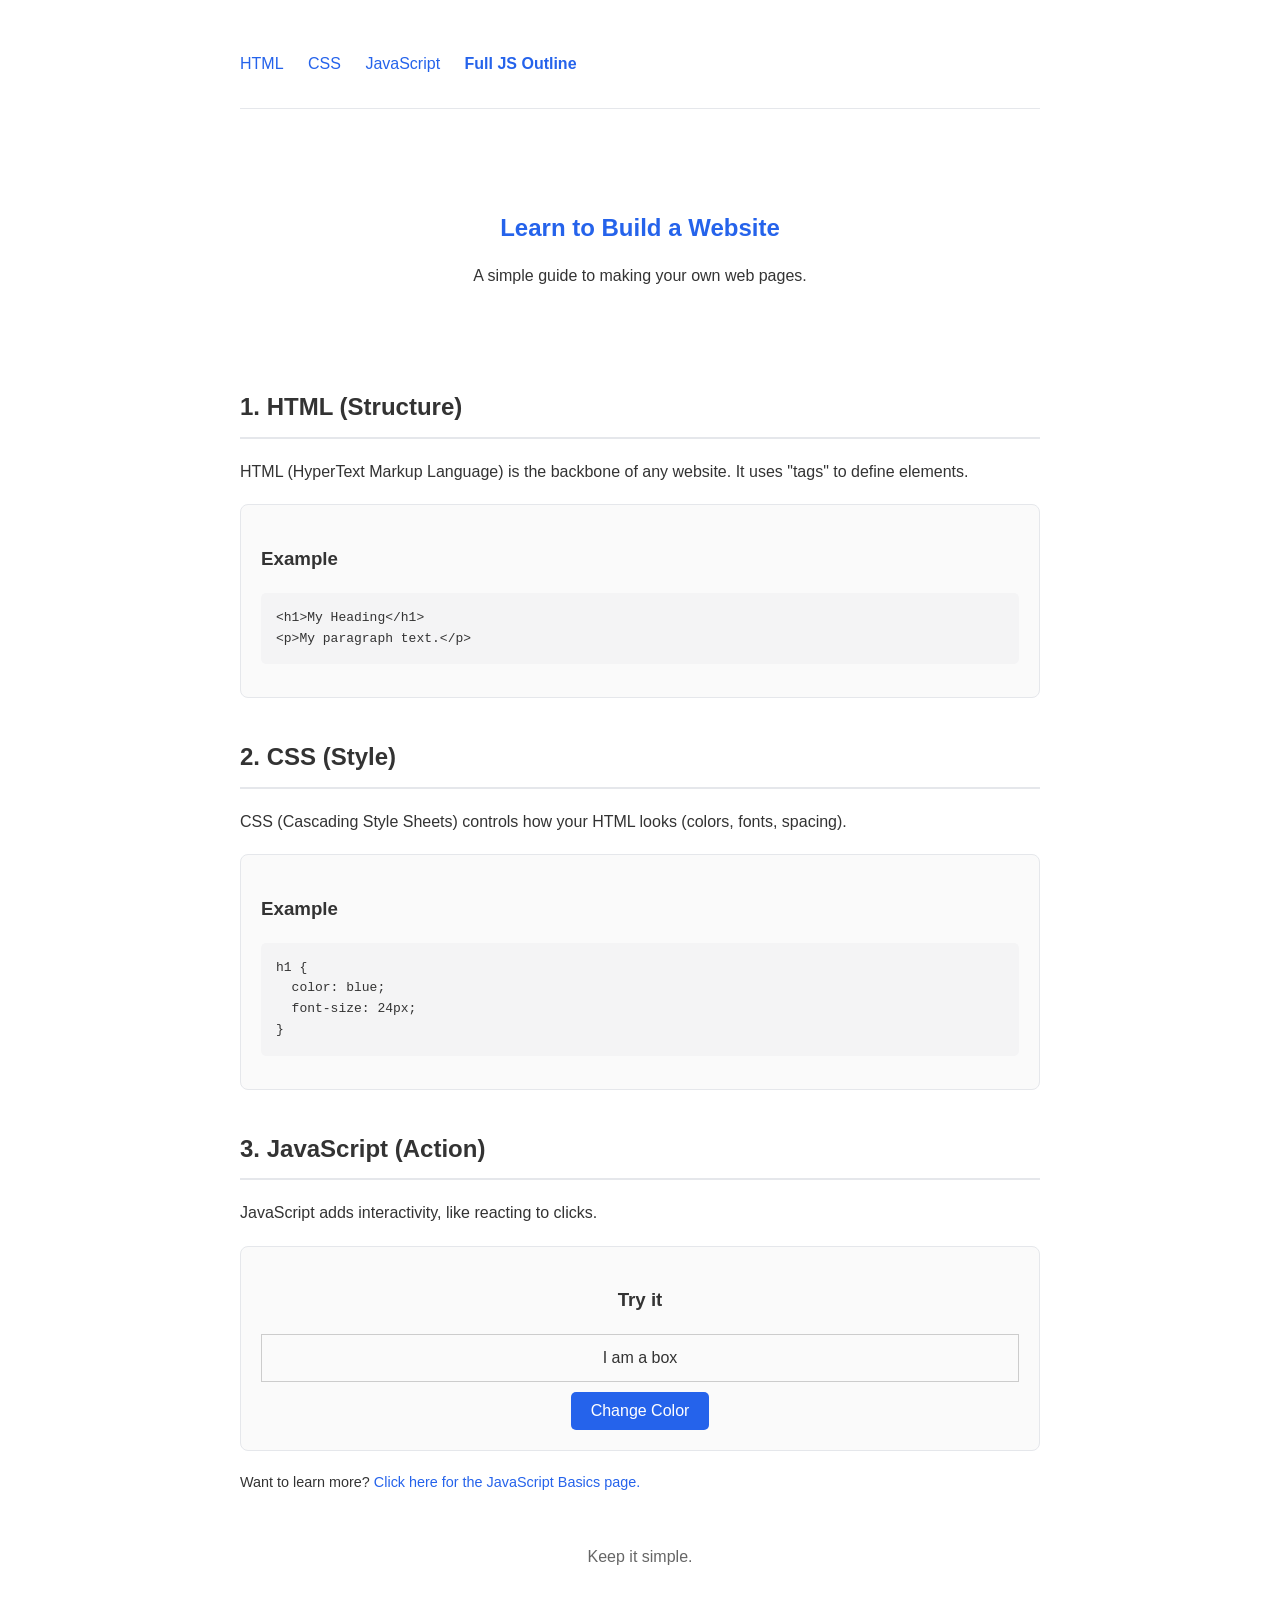
<file: index.html>
<!DOCTYPE html>
<html lang="en">

<head>
    <meta charset="UTF-8">
    <meta name="viewport" content="width=device-width, initial-scale=1.0">
    <title>Web Dev 101</title>
    <link rel="stylesheet" href="styles.css">
</head>

<body>

    <div class="container">
        <nav>
            <ul class="nav-links">
                <li><a href="#html">HTML</a></li>
                <li><a href="#css">CSS</a></li>
                <li><a href="#js">JavaScript</a></li>
                <li><a href="javascript-tutorial.html" style="font-weight: bold; color: #2563eb;">Full JS Outline</a>
                </li>
            </ul>
        </nav>

        <section class="hero">
            <h1>Learn to Build a Website</h1>
            <p>A simple guide to making your own web pages.</p>
        </section>

        <section id="html">
            <h2>1. HTML (Structure)</h2>
            <p>HTML (HyperText Markup Language) is the backbone of any website. It uses "tags" to define elements.</p>

            <div class="card">
                <h3>Example</h3>
                <pre><code>&lt;h1&gt;My Heading&lt;/h1&gt;
&lt;p&gt;My paragraph text.&lt;/p&gt;</code></pre>
            </div>
        </section>

        <section id="css">
            <h2>2. CSS (Style)</h2>
            <p>CSS (Cascading Style Sheets) controls how your HTML looks (colors, fonts, spacing).</p>

            <div class="card">
                <h3>Example</h3>
                <pre><code>h1 {
  color: blue;
  font-size: 24px;
}</code></pre>
            </div>
        </section>

        <section id="js">
            <h2>3. JavaScript (Action)</h2>
            <p>JavaScript adds interactivity, like reacting to clicks.</p>

            <div class="card" style="text-align: center;">
                <h3>Try it</h3>
                <div id="demo-target" style="padding: 10px; border: 1px solid #ccc; margin-bottom: 10px;">I am a box
                </div>
                <button id="demo-btn" class="btn">Change Color</button>
            </div>
            <p style="margin-top: 10px; font-size: 0.9em;">Want to learn more? <a href="javascript-tutorial.html">Click
                    here for the JavaScript Basics page.</a></p>
        </section>

        <footer style="margin-top: 50px; text-align: center; color: #666;">
            <p>Keep it simple.</p>
        </footer>
    </div>

    <script src="script.js"></script>
</body>

</html>
</file>
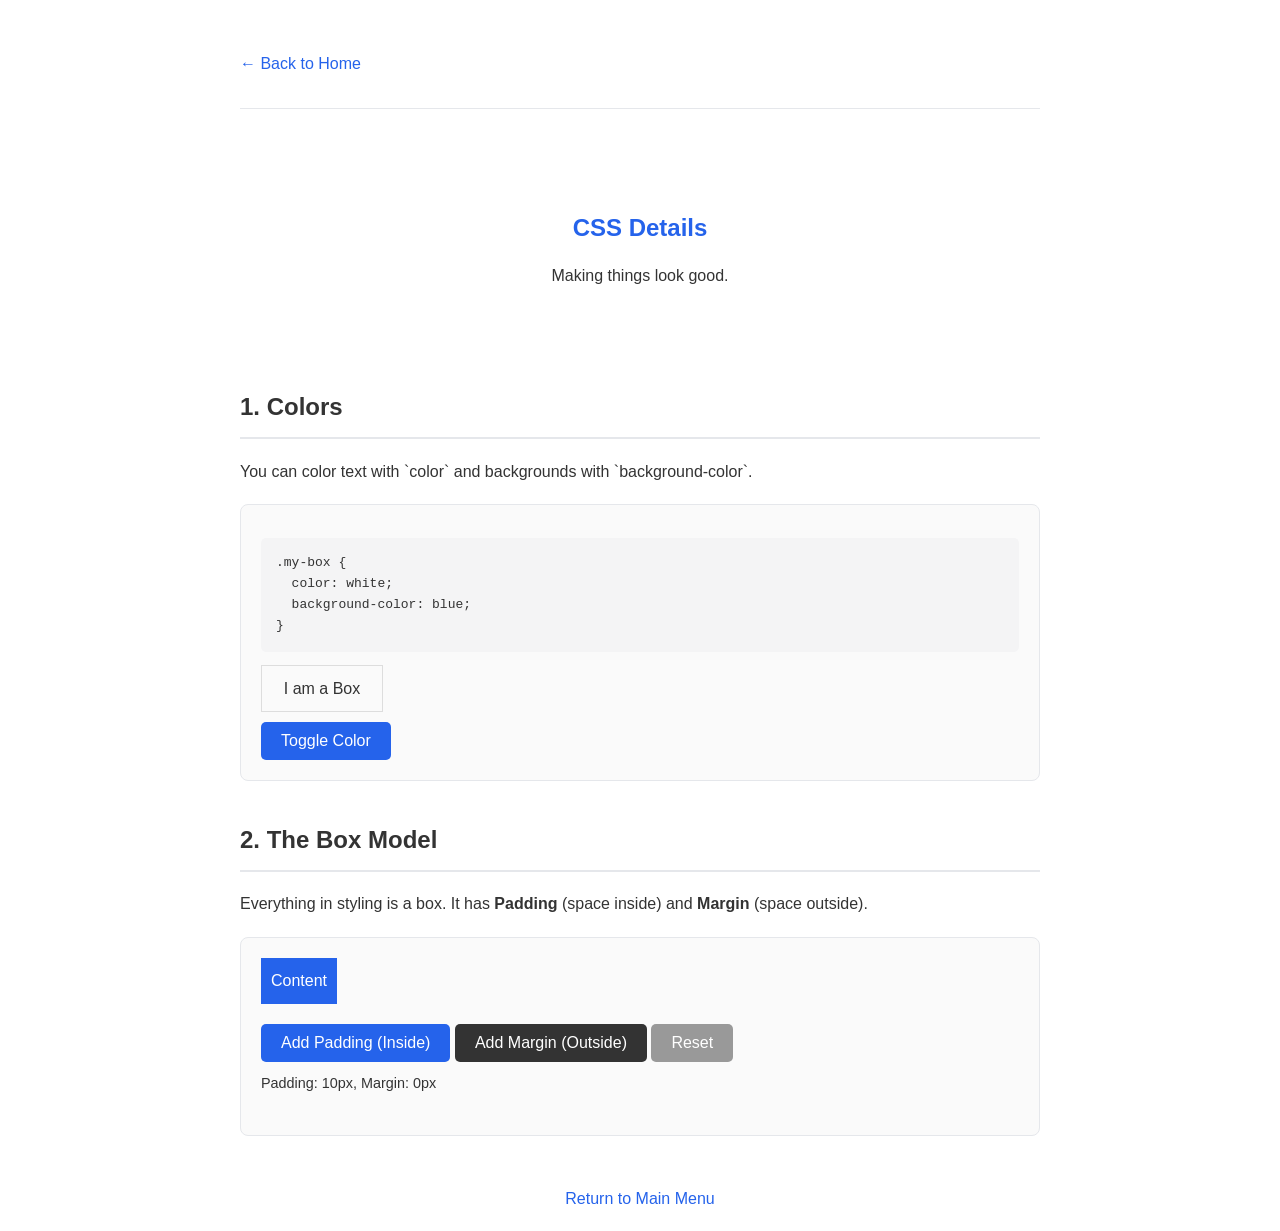
<file: css-tutorial.html>
<!DOCTYPE html>
<html lang="en">

<head>
    <meta charset="UTF-8">
    <meta name="viewport" content="width=device-width, initial-scale=1.0">
    <title>CSS Details</title>
    <link rel="stylesheet" href="styles.css">
</head>

<body>

    <div class="container">
        <nav>
            <ul class="nav-links">
                <li><a href="index.html">← Back to Home</a></li>
            </ul>
        </nav>

        <section class="hero">
            <h1>CSS Details</h1>
            <p>Making things look good.</p>
        </section>

        <!-- Lesson 1 -->
        <section id="colors">
            <h2>1. Colors</h2>
            <p>You can color text with `color` and backgrounds with `background-color`.</p>
            <div class="card">
                <pre><code>.my-box {
  color: white;
  background-color: blue;
}</code></pre>
                <div style="margin-top: 10px; padding: 10px; border: 1px solid #ddd; width: 100px; text-align: center;"
                    id="colorDemo">
                    I am a Box
                </div>
                <button class="btn" id="colorBtn" style="margin-top: 10px;">Toggle Color</button>
            </div>
        </section>

        <!-- Lesson 2 -->
        <section id="boxmodel">
            <h2>2. The Box Model</h2>
            <p>Everything in styling is a box. It has <strong>Padding</strong> (space inside) and
                <strong>Margin</strong> (space outside).</p>
            <div class="card">
                <div style="background: #e5e7eb; display: inline-block;">
                    <div id="boxModelDemo"
                        style="background: #2563eb; color: white; padding: 10px; margin: 0px; transition: all 0.3s;">
                        Content
                    </div>
                </div>
                <div style="margin-top: 20px;">
                    <button class="btn" id="paddingBtn">Add Padding (Inside)</button>
                    <button class="btn" id="marginBtn" style="background: #333;">Add Margin (Outside)</button>
                    <button class="btn" id="resetBtn" style="background: #999;">Reset</button>
                </div>
                <p id="boxOutput" style="margin-top: 10px; font-size: 0.9em;">Padding: 10px, Margin: 0px</p>
            </div>
        </section>

        <footer style="margin-top: 50px; text-align: center;">
            <a href="index.html">Return to Main Menu</a>
        </footer>
    </div>

    <script src="script.js"></script>
</body>

</html>
</file>
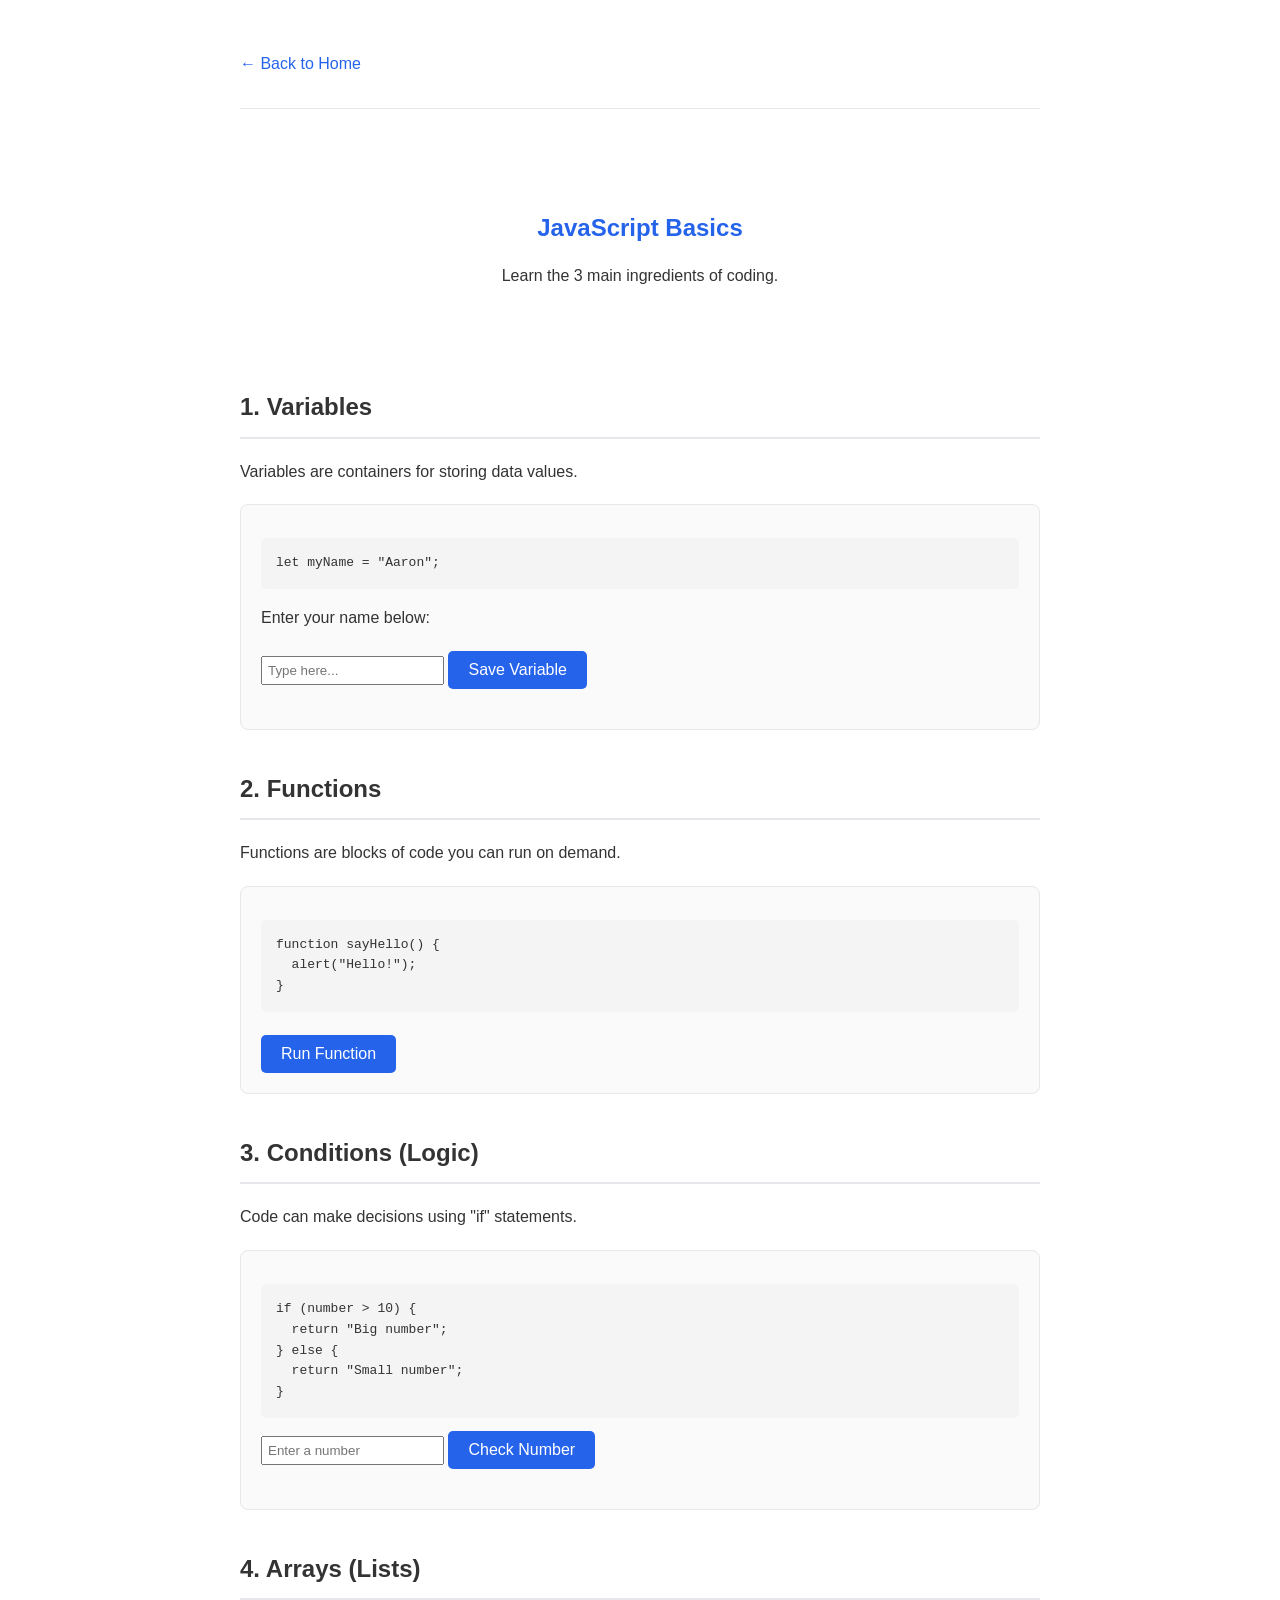
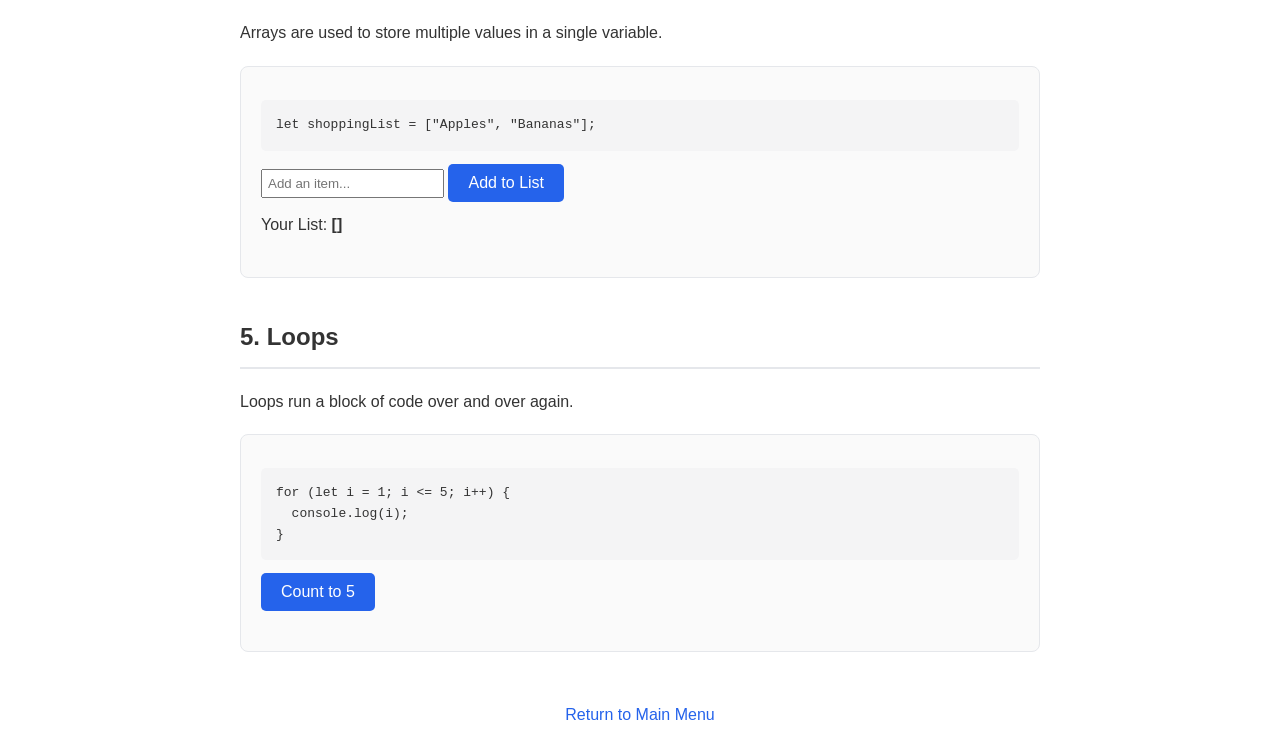
<file: javascript-tutorial.html>
<!DOCTYPE html>
<html lang="en">

<head>
    <meta charset="UTF-8">
    <meta name="viewport" content="width=device-width, initial-scale=1.0">
    <title>JS Basic Codes</title>
    <link rel="stylesheet" href="styles.css">
</head>

<body>

    <div class="container">
        <nav>
            <ul class="nav-links">
                <li><a href="index.html">← Back to Home</a></li>
            </ul>
        </nav>

        <section class="hero">
            <h1>JavaScript Basics</h1>
            <p>Learn the 3 main ingredients of coding.</p>
        </section>

        <!-- Lesson 1 -->
        <section id="vars">
            <h2>1. Variables</h2>
            <p>Variables are containers for storing data values.</p>
            <div class="card">
                <pre><code>let myName = "Aaron";</code></pre>
                <div style="margin-top: 10px;">
                    <p>Enter your name below:</p>
                    <input type="text" id="nameInput" placeholder="Type here..." style="padding: 5px;">
                    <button class="btn" id="nameBtn">Save Variable</button>
                    <p id="nameOutput" style="margin-top: 10px; font-weight: bold;"></p>
                </div>
            </div>
        </section>

        <!-- Lesson 2 -->
        <section id="func">
            <h2>2. Functions</h2>
            <p>Functions are blocks of code you can run on demand.</p>
            <div class="card">
                <pre><code>function sayHello() {
  alert("Hello!");
}</code></pre>
                <button class="btn" id="funcBtn" style="margin-top: 10px;">Run Function</button>
            </div>
        </section>

        <!-- Lesson 3 -->
        <section id="logic">
            <h2>3. Conditions (Logic)</h2>
            <p>Code can make decisions using "if" statements.</p>
            <div class="card">
                <pre><code>if (number > 10) {
  return "Big number";
} else {
  return "Small number";
}</code></pre>
                <div style="margin-top: 10px;">
                    <input type="number" id="numInput" placeholder="Enter a number" style="padding: 5px;">
                    <button class="btn" id="numBtn">Check Number</button>
                    <p id="numOutput" style="margin-top: 10px; font-weight: bold;"></p>
                </div>
            </div>
        </section>

        <!-- Lesson 4 -->
        <section id="arrays">
            <h2>4. Arrays (Lists)</h2>
            <p>Arrays are used to store multiple values in a single variable.</p>
            <div class="card">
                <pre><code>let shoppingList = ["Apples", "Bananas"];</code></pre>
                <div style="margin-top: 10px;">
                    <input type="text" id="arrayInput" placeholder="Add an item..." style="padding: 5px;">
                    <button class="btn" id="arrayBtn">Add to List</button>
                    <p style="margin-top:10px;">Your List: <span id="arrayOutput" style="font-weight:bold;">[]</span>
                    </p>
                </div>
            </div>
        </section>

        <!-- Lesson 5 -->
        <section id="loops">
            <h2>5. Loops</h2>
            <p>Loops run a block of code over and over again.</p>
            <div class="card">
                <pre><code>for (let i = 1; i <= 5; i++) {
  console.log(i);
}</code></pre>
                <div style="margin-top: 10px;">
                    <button class="btn" id="loopBtn">Count to 5</button>
                    <p id="loopOutput" style="margin-top: 10px; font-weight: bold; font-family: monospace;"></p>
                </div>
            </div>
        </section>
        <footer style="margin-top: 50px; text-align: center;">
            <a href="index.html">Return to Main Menu</a>
        </footer>
    </div>

    <script src="script.js"></script>
</body>

</html>
</file>
<file: styles.css>
/* 
  Theme: Clean Minimalist
  Easy to read, easy to learn.
*/

:root {
    --primary-color: #2563eb;
    /* Simple Blue */
    --bg-color: #ffffff;
    --text-color: #333333;
    --code-bg: #f4f4f5;
    --border-color: #e5e7eb;
}

body {
    font-family: sans-serif;
    line-height: 1.6;
    color: var(--text-color);
    background: var(--bg-color);
    margin: 0;
    padding: 0;
}

/* Layout */
.container {
    max-width: 800px;
    margin: 0 auto;
    padding: 20px;
}

/* Typography */
h1 {
    color: var(--primary-color);
    margin-bottom: 0.5rem;
}

h2 {
    margin-top: 40px;
    border-bottom: 2px solid var(--border-color);
    padding-bottom: 10px;
}

p {
    margin-bottom: 20px;
}

a {
    color: var(--primary-color);
    text-decoration: none;
}

a:hover {
    text-decoration: underline;
}

/* Components */
.btn {
    background-color: var(--primary-color);
    color: white;
    padding: 10px 20px;
    border: none;
    border-radius: 5px;
    cursor: pointer;
    font-size: 1rem;
}

.btn:hover {
    opacity: 0.9;
    text-decoration: none;
}

.card {
    border: 1px solid var(--border-color);
    padding: 20px;
    border-radius: 8px;
    background: #fafafa;
    margin-bottom: 20px;
}

/* Code Blocks */
pre {
    background: var(--code-bg);
    padding: 15px;
    border-radius: 5px;
    overflow-x: auto;
    font-family: monospace;
}

/* Navigation */
nav {
    border-bottom: 1px solid var(--border-color);
    padding: 15px 0;
    margin-bottom: 40px;
}

.nav-links {
    list-style: none;
    padding: 0;
}

.nav-links li {
    display: inline;
    margin-right: 20px;
}

/* Hero */
.hero {
    text-align: center;
    padding: 40px 0;
}
</file>
